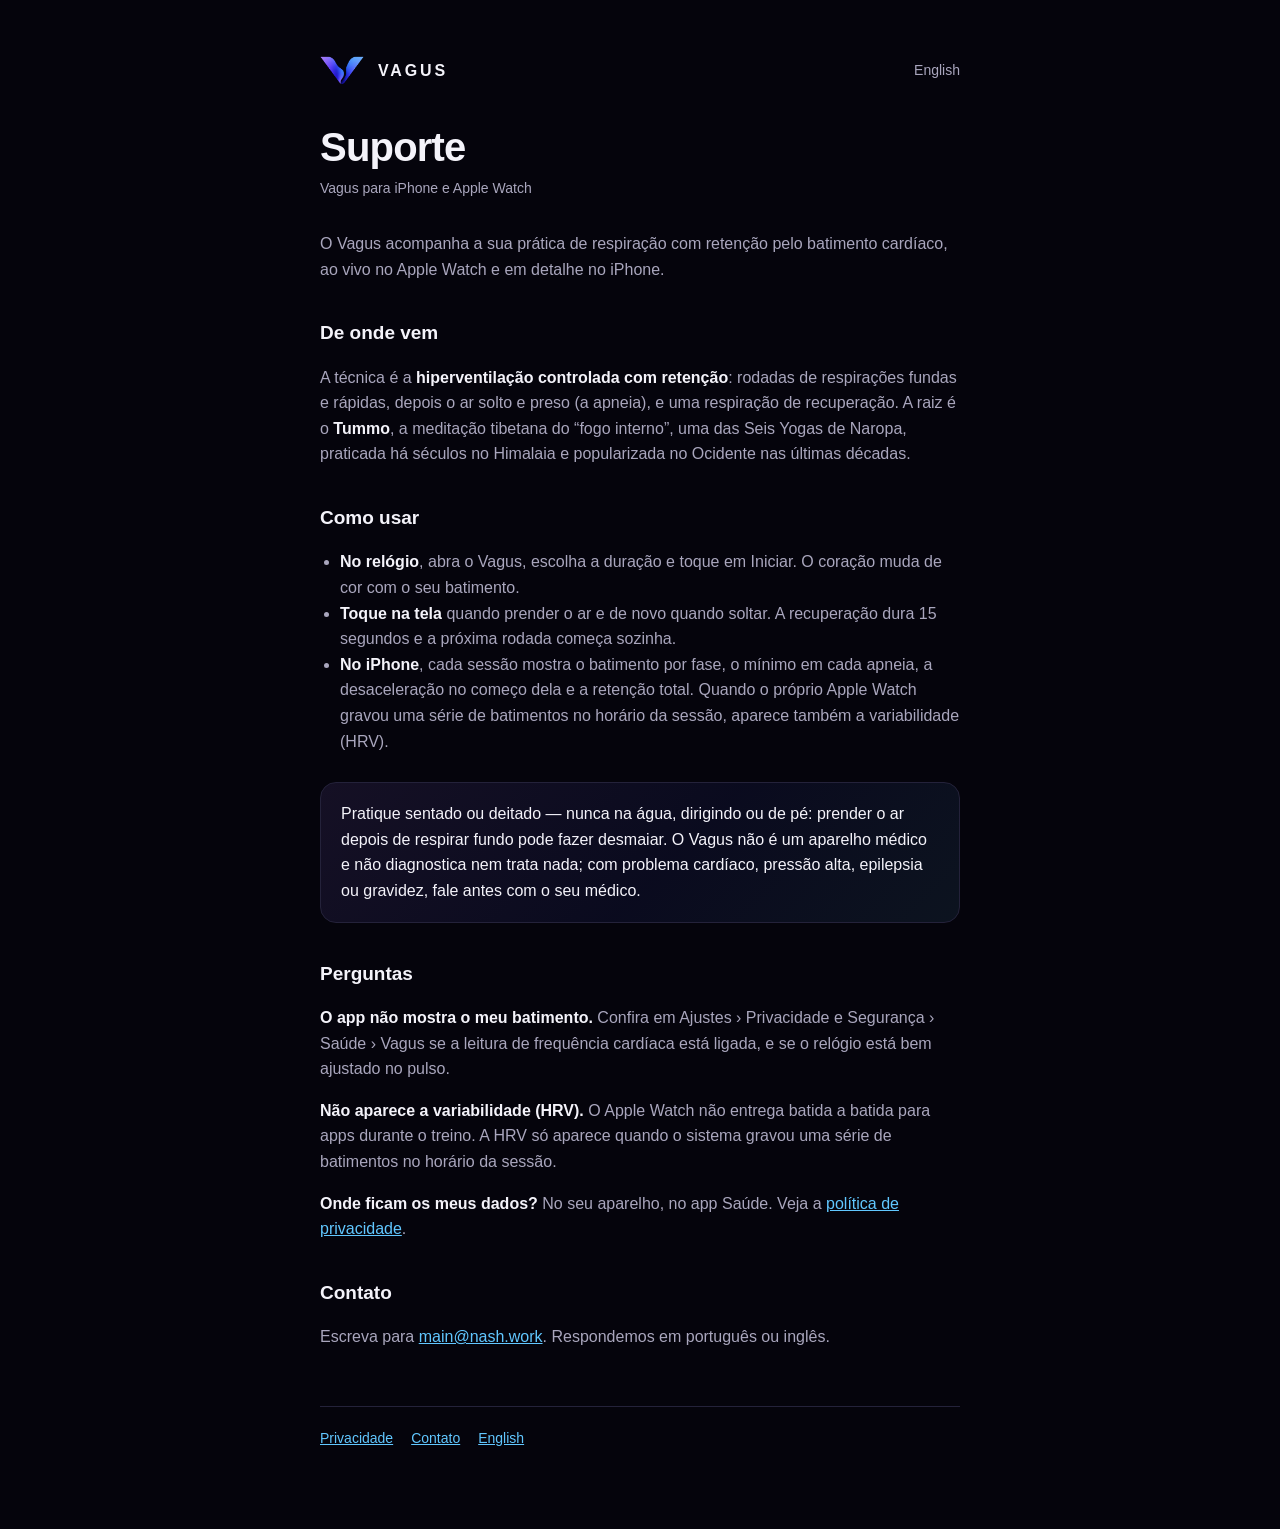
<file: index.html>
<!doctype html>
<html lang="pt-BR">
<head>
<meta charset="utf-8">
<meta name="viewport" content="width=device-width, initial-scale=1">
<title>Vagus — suporte</title>
<meta name="description" content="Vagus: respiração com retenção acompanhada pelo batimento ao vivo, no Apple Watch e no iPhone.">
<link rel="alternate" hreflang="en" href="https://d-mnzs.github.io/vagus/en/">
<link rel="stylesheet" href="estilo.css">
<link rel="icon" href="marca-v.png">
</head>
<body>
<main>
  <header><img src="marca-v.png" alt=""><a href="./">VAGUS</a><a class="idioma" href="en/" lang="en">English</a></header>
  <h1>Suporte</h1>
  <p class="data">Vagus para iPhone e Apple Watch</p>

  <p>O Vagus acompanha a sua prática de respiração com retenção pelo batimento cardíaco, ao vivo no Apple Watch e em detalhe no iPhone.</p>

  <h2>De onde vem</h2>
  <p>A técnica é a <strong>hiperventilação controlada com retenção</strong>: rodadas de respirações fundas e rápidas, depois o ar solto e preso (a apneia), e uma respiração de recuperação. A raiz é o <strong>Tummo</strong>, a meditação tibetana do “fogo interno”, uma das Seis Yogas de Naropa, praticada há séculos no Himalaia e popularizada no Ocidente nas últimas décadas.</p>

  <h2>Como usar</h2>
  <ul>
    <li><strong>No relógio</strong>, abra o Vagus, escolha a duração e toque em Iniciar. O coração muda de cor com o seu batimento.</li>
    <li><strong>Toque na tela</strong> quando prender o ar e de novo quando soltar. A recuperação dura 15 segundos e a próxima rodada começa sozinha.</li>
    <li><strong>No iPhone</strong>, cada sessão mostra o batimento por fase, o mínimo em cada apneia, a desaceleração no começo dela e a retenção total. Quando o próprio Apple Watch gravou uma série de batimentos no horário da sessão, aparece também a variabilidade (HRV).</li>
  </ul>

  <div class="aviso"><p>Pratique sentado ou deitado — nunca na água, dirigindo ou de pé: prender o ar depois de respirar fundo pode fazer desmaiar. O Vagus não é um aparelho médico e não diagnostica nem trata nada; com problema cardíaco, pressão alta, epilepsia ou gravidez, fale antes com o seu médico.</p></div>

  <h2>Perguntas</h2>
  <p><strong>O app não mostra o meu batimento.</strong> Confira em Ajustes › Privacidade e Segurança › Saúde › Vagus se a leitura de frequência cardíaca está ligada, e se o relógio está bem ajustado no pulso.</p>
  <p><strong>Não aparece a variabilidade (HRV).</strong> O Apple Watch não entrega batida a batida para apps durante o treino. A HRV só aparece quando o sistema gravou uma série de batimentos no horário da sessão.</p>
  <p><strong>Onde ficam os meus dados?</strong> No seu aparelho, no app Saúde. Veja a <a href="privacidade.html">política de privacidade</a>.</p>

  <h2>Contato</h2>
  <p>Escreva para <a href="mailto:main@nash.work">main@nash.work</a>. Respondemos em português ou inglês.</p>

  <nav><a href="privacidade.html">Privacidade</a><a href="mailto:main@nash.work">Contato</a><a href="en/" lang="en">English</a></nav>
</main>
</body>
</html>
</file>
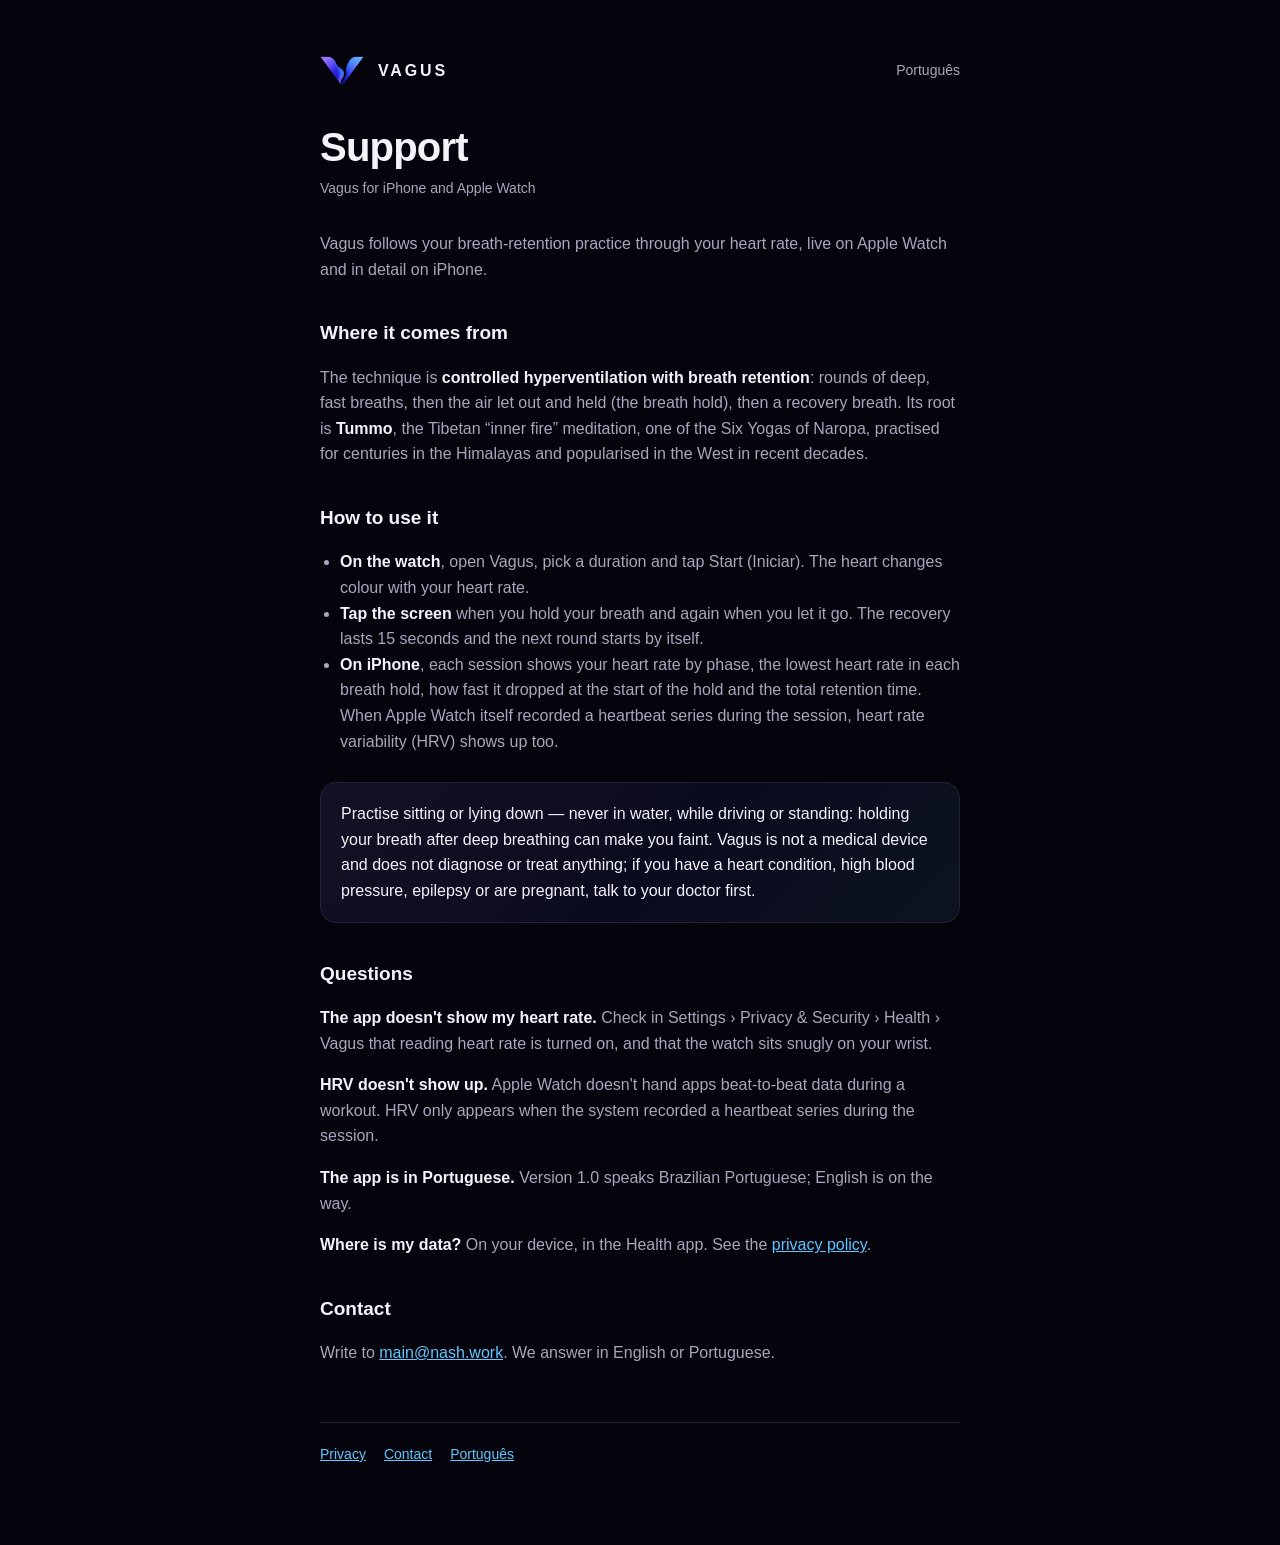
<file: en/index.html>
<!doctype html>
<html lang="en">
<head>
<meta charset="utf-8">
<meta name="viewport" content="width=device-width, initial-scale=1">
<title>Vagus — support</title>
<meta name="description" content="Vagus: breath-retention practice followed by your live heart rate, on Apple Watch and iPhone.">
<link rel="alternate" hreflang="pt-BR" href="https://d-mnzs.github.io/vagus/">
<link rel="stylesheet" href="../estilo.css">
<link rel="icon" href="../marca-v.png">
</head>
<body>
<main>
  <header><img src="../marca-v.png" alt=""><a href="./">VAGUS</a><a class="idioma" href="../" lang="pt-BR">Português</a></header>
  <h1>Support</h1>
  <p class="data">Vagus for iPhone and Apple Watch</p>

  <p>Vagus follows your breath-retention practice through your heart rate, live on Apple Watch and in detail on iPhone.</p>

  <h2>Where it comes from</h2>
  <p>The technique is <strong>controlled hyperventilation with breath retention</strong>: rounds of deep, fast breaths, then the air let out and held (the breath hold), then a recovery breath. Its root is <strong>Tummo</strong>, the Tibetan “inner fire” meditation, one of the Six Yogas of Naropa, practised for centuries in the Himalayas and popularised in the West in recent decades.</p>

  <h2>How to use it</h2>
  <ul>
    <li><strong>On the watch</strong>, open Vagus, pick a duration and tap Start (Iniciar). The heart changes colour with your heart rate.</li>
    <li><strong>Tap the screen</strong> when you hold your breath and again when you let it go. The recovery lasts 15 seconds and the next round starts by itself.</li>
    <li><strong>On iPhone</strong>, each session shows your heart rate by phase, the lowest heart rate in each breath hold, how fast it dropped at the start of the hold and the total retention time. When Apple Watch itself recorded a heartbeat series during the session, heart rate variability (HRV) shows up too.</li>
  </ul>

  <div class="aviso"><p>Practise sitting or lying down — never in water, while driving or standing: holding your breath after deep breathing can make you faint. Vagus is not a medical device and does not diagnose or treat anything; if you have a heart condition, high blood pressure, epilepsy or are pregnant, talk to your doctor first.</p></div>

  <h2>Questions</h2>
  <p><strong>The app doesn't show my heart rate.</strong> Check in Settings › Privacy &amp; Security › Health › Vagus that reading heart rate is turned on, and that the watch sits snugly on your wrist.</p>
  <p><strong>HRV doesn't show up.</strong> Apple Watch doesn't hand apps beat-to-beat data during a workout. HRV only appears when the system recorded a heartbeat series during the session.</p>
  <p><strong>The app is in Portuguese.</strong> Version 1.0 speaks Brazilian Portuguese; English is on the way.</p>
  <p><strong>Where is my data?</strong> On your device, in the Health app. See the <a href="privacy.html">privacy policy</a>.</p>

  <h2>Contact</h2>
  <p>Write to <a href="mailto:main@nash.work">main@nash.work</a>. We answer in English or Portuguese.</p>

  <nav><a href="privacy.html">Privacy</a><a href="mailto:main@nash.work">Contact</a><a href="../" lang="pt-BR">Português</a></nav>
</main>
</body>
</html>
</file>
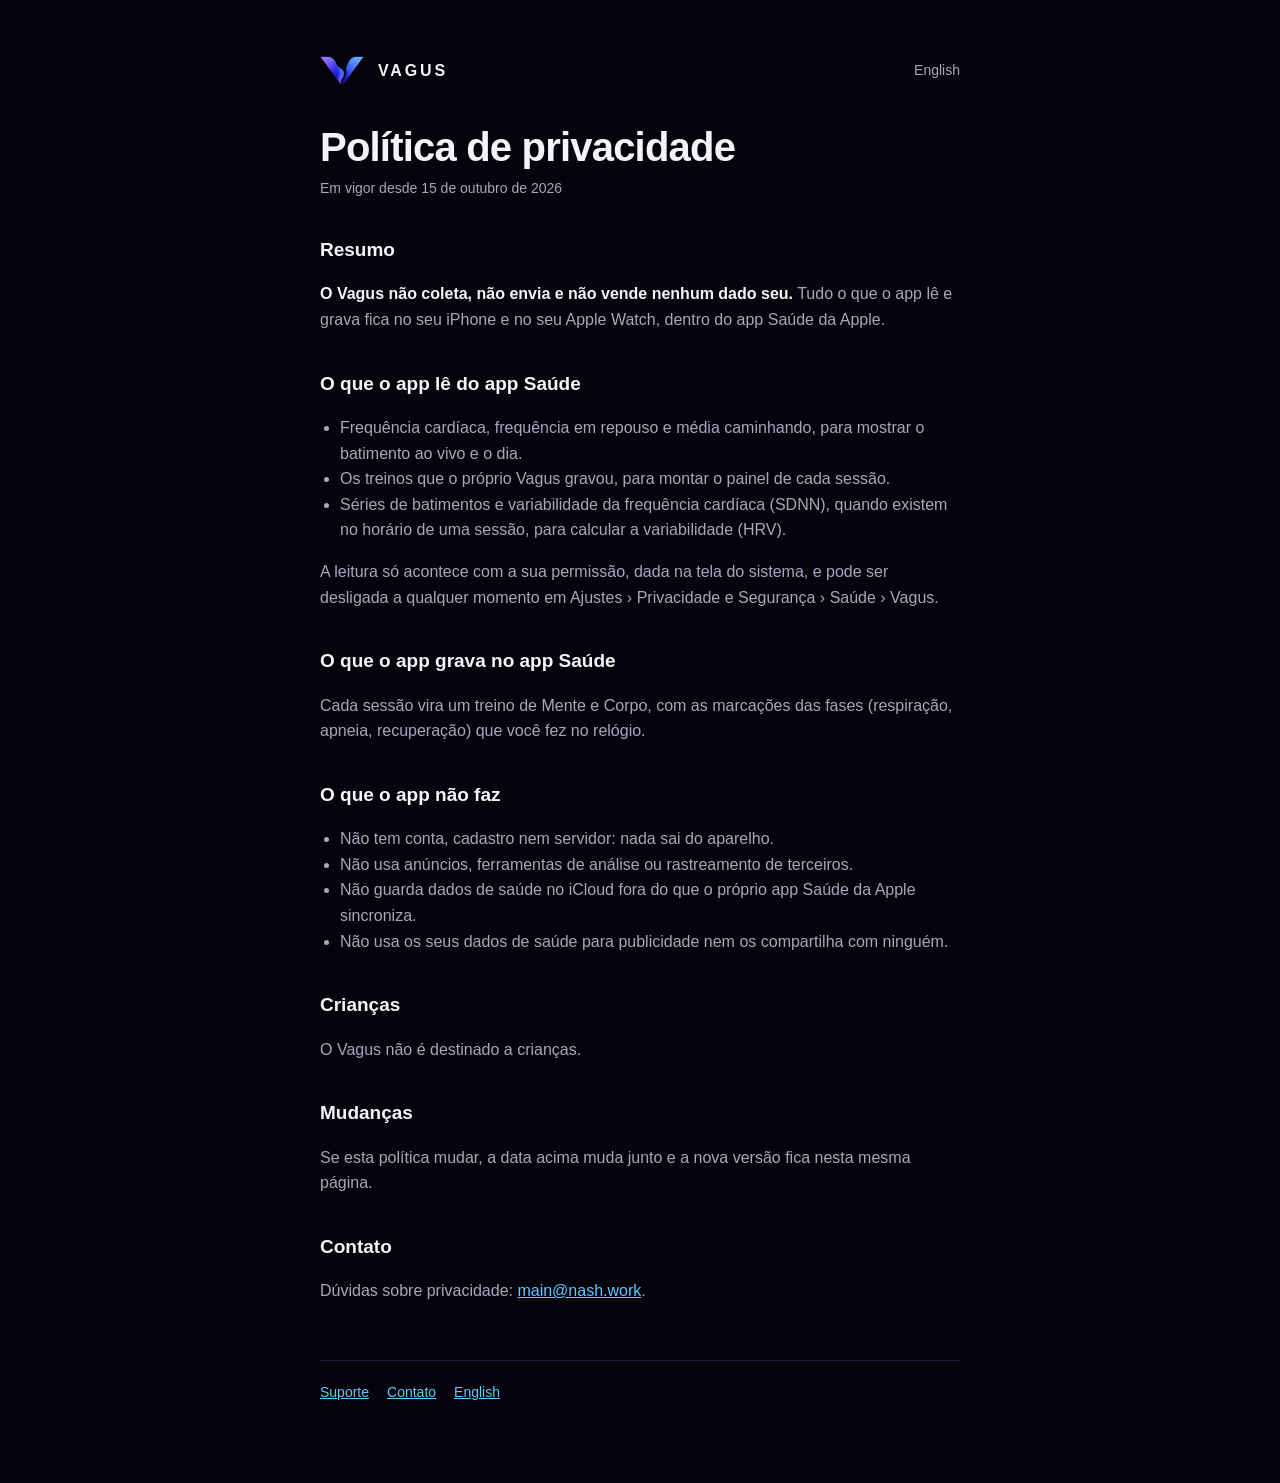
<file: privacidade.html>
<!doctype html>
<html lang="pt-BR">
<head>
<meta charset="utf-8">
<meta name="viewport" content="width=device-width, initial-scale=1">
<title>Vagus — privacidade</title>
<meta name="description" content="Política de privacidade do Vagus.">
<link rel="alternate" hreflang="en" href="https://d-mnzs.github.io/vagus/en/privacy.html">
<link rel="stylesheet" href="estilo.css">
<link rel="icon" href="marca-v.png">
</head>
<body>
<main>
  <header><img src="marca-v.png" alt=""><a href="./">VAGUS</a><a class="idioma" href="en/privacy.html" lang="en">English</a></header>
  <h1>Política de privacidade</h1>
  <p class="data">Em vigor desde 15 de outubro de 2026</p>

  <h2>Resumo</h2>
  <p><strong>O Vagus não coleta, não envia e não vende nenhum dado seu.</strong> Tudo o que o app lê e grava fica no seu iPhone e no seu Apple Watch, dentro do app Saúde da Apple.</p>

  <h2>O que o app lê do app Saúde</h2>
  <ul>
    <li>Frequência cardíaca, frequência em repouso e média caminhando, para mostrar o batimento ao vivo e o dia.</li>
    <li>Os treinos que o próprio Vagus gravou, para montar o painel de cada sessão.</li>
    <li>Séries de batimentos e variabilidade da frequência cardíaca (SDNN), quando existem no horário de uma sessão, para calcular a variabilidade (HRV).</li>
  </ul>
  <p>A leitura só acontece com a sua permissão, dada na tela do sistema, e pode ser desligada a qualquer momento em Ajustes › Privacidade e Segurança › Saúde › Vagus.</p>

  <h2>O que o app grava no app Saúde</h2>
  <p>Cada sessão vira um treino de Mente e Corpo, com as marcações das fases (respiração, apneia, recuperação) que você fez no relógio.</p>

  <h2>O que o app não faz</h2>
  <ul>
    <li>Não tem conta, cadastro nem servidor: nada sai do aparelho.</li>
    <li>Não usa anúncios, ferramentas de análise ou rastreamento de terceiros.</li>
    <li>Não guarda dados de saúde no iCloud fora do que o próprio app Saúde da Apple sincroniza.</li>
    <li>Não usa os seus dados de saúde para publicidade nem os compartilha com ninguém.</li>
  </ul>

  <h2>Crianças</h2>
  <p>O Vagus não é destinado a crianças.</p>

  <h2>Mudanças</h2>
  <p>Se esta política mudar, a data acima muda junto e a nova versão fica nesta mesma página.</p>

  <h2>Contato</h2>
  <p>Dúvidas sobre privacidade: <a href="mailto:main@nash.work">main@nash.work</a>.</p>

  <nav><a href="./">Suporte</a><a href="mailto:main@nash.work">Contato</a><a href="en/privacy.html" lang="en">English</a></nav>
</main>
</body>
</html>
</file>
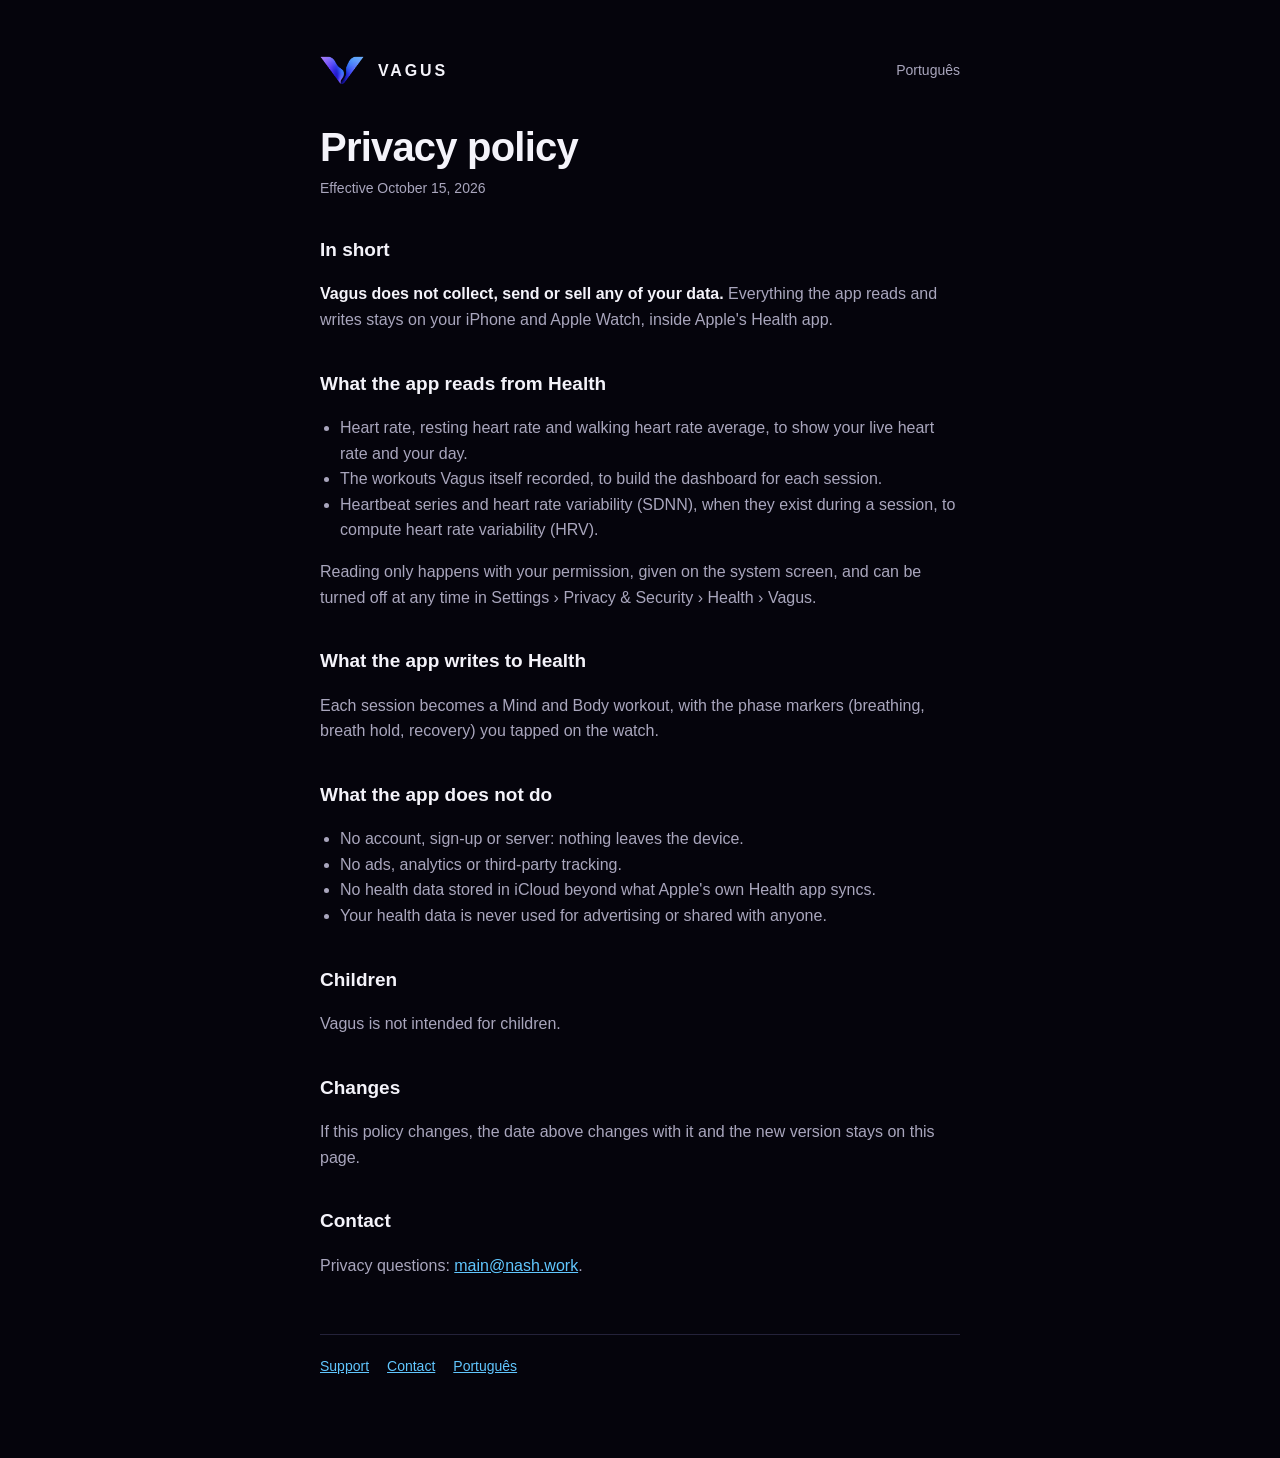
<file: en/privacy.html>
<!doctype html>
<html lang="en">
<head>
<meta charset="utf-8">
<meta name="viewport" content="width=device-width, initial-scale=1">
<title>Vagus — privacy</title>
<meta name="description" content="Vagus privacy policy.">
<link rel="alternate" hreflang="pt-BR" href="https://d-mnzs.github.io/vagus/privacidade.html">
<link rel="stylesheet" href="../estilo.css">
<link rel="icon" href="../marca-v.png">
</head>
<body>
<main>
  <header><img src="../marca-v.png" alt=""><a href="./">VAGUS</a><a class="idioma" href="../privacidade.html" lang="pt-BR">Português</a></header>
  <h1>Privacy policy</h1>
  <p class="data">Effective October 15, 2026</p>

  <h2>In short</h2>
  <p><strong>Vagus does not collect, send or sell any of your data.</strong> Everything the app reads and writes stays on your iPhone and Apple Watch, inside Apple's Health app.</p>

  <h2>What the app reads from Health</h2>
  <ul>
    <li>Heart rate, resting heart rate and walking heart rate average, to show your live heart rate and your day.</li>
    <li>The workouts Vagus itself recorded, to build the dashboard for each session.</li>
    <li>Heartbeat series and heart rate variability (SDNN), when they exist during a session, to compute heart rate variability (HRV).</li>
  </ul>
  <p>Reading only happens with your permission, given on the system screen, and can be turned off at any time in Settings › Privacy &amp; Security › Health › Vagus.</p>

  <h2>What the app writes to Health</h2>
  <p>Each session becomes a Mind and Body workout, with the phase markers (breathing, breath hold, recovery) you tapped on the watch.</p>

  <h2>What the app does not do</h2>
  <ul>
    <li>No account, sign-up or server: nothing leaves the device.</li>
    <li>No ads, analytics or third-party tracking.</li>
    <li>No health data stored in iCloud beyond what Apple's own Health app syncs.</li>
    <li>Your health data is never used for advertising or shared with anyone.</li>
  </ul>

  <h2>Children</h2>
  <p>Vagus is not intended for children.</p>

  <h2>Changes</h2>
  <p>If this policy changes, the date above changes with it and the new version stays on this page.</p>

  <h2>Contact</h2>
  <p>Privacy questions: <a href="mailto:main@nash.work">main@nash.work</a>.</p>

  <nav><a href="./">Support</a><a href="mailto:main@nash.work">Contact</a><a href="../privacidade.html" lang="pt-BR">Português</a></nav>
</main>
</body>
</html>
</file>
<file: estilo.css>
:root { color-scheme: dark; --bg: #05040c; --fg: #f4f3fa; --fg2: #a9a6bd; --line: #24223a; --violeta: #a37aff; --azul: #4559f7; --ciano: #61c7ff; }
* { box-sizing: border-box; }
body { margin: 0; background: var(--bg); color: var(--fg); font: 16px/1.6 -apple-system, BlinkMacSystemFont, "SF Pro Text", "Segoe UI", Roboto, sans-serif; -webkit-font-smoothing: antialiased; }
main { max-width: 680px; margin: 0 auto; padding: 56px 20px 80px; }
header { display: flex; align-items: center; gap: 14px; margin-bottom: 40px; }
header img { width: 44px; height: auto; }
header a { color: var(--fg); text-decoration: none; font-weight: 600; letter-spacing: 0.18em; }
h1 { font-size: clamp(28px, 6vw, 40px); line-height: 1.1; letter-spacing: -0.02em; margin: 0 0 8px; font-weight: 600; }
h2 { font-size: 19px; margin: 36px 0 8px; }
p, li { color: var(--fg2); }
strong { color: var(--fg); font-weight: 600; }
a { color: var(--ciano); }
.data { color: var(--fg2); font-size: 14px; margin: 0 0 32px; }
.aviso { border: 1px solid var(--line); border-radius: 16px; padding: 18px 20px; margin: 28px 0; background: linear-gradient(135deg, rgba(163,122,255,.10), rgba(69,89,247,.08) 55%, rgba(97,199,255,.08)); }
.aviso p { margin: 0; color: var(--fg); }
nav { display: flex; gap: 18px; margin-top: 56px; padding-top: 20px; border-top: 1px solid var(--line); font-size: 14px; }
ul { padding-left: 20px; }
header .idioma { margin-left: auto; font-size: 14px; font-weight: 500; letter-spacing: 0; color: var(--fg2); }
header .idioma:hover { color: var(--fg); }
</file>
